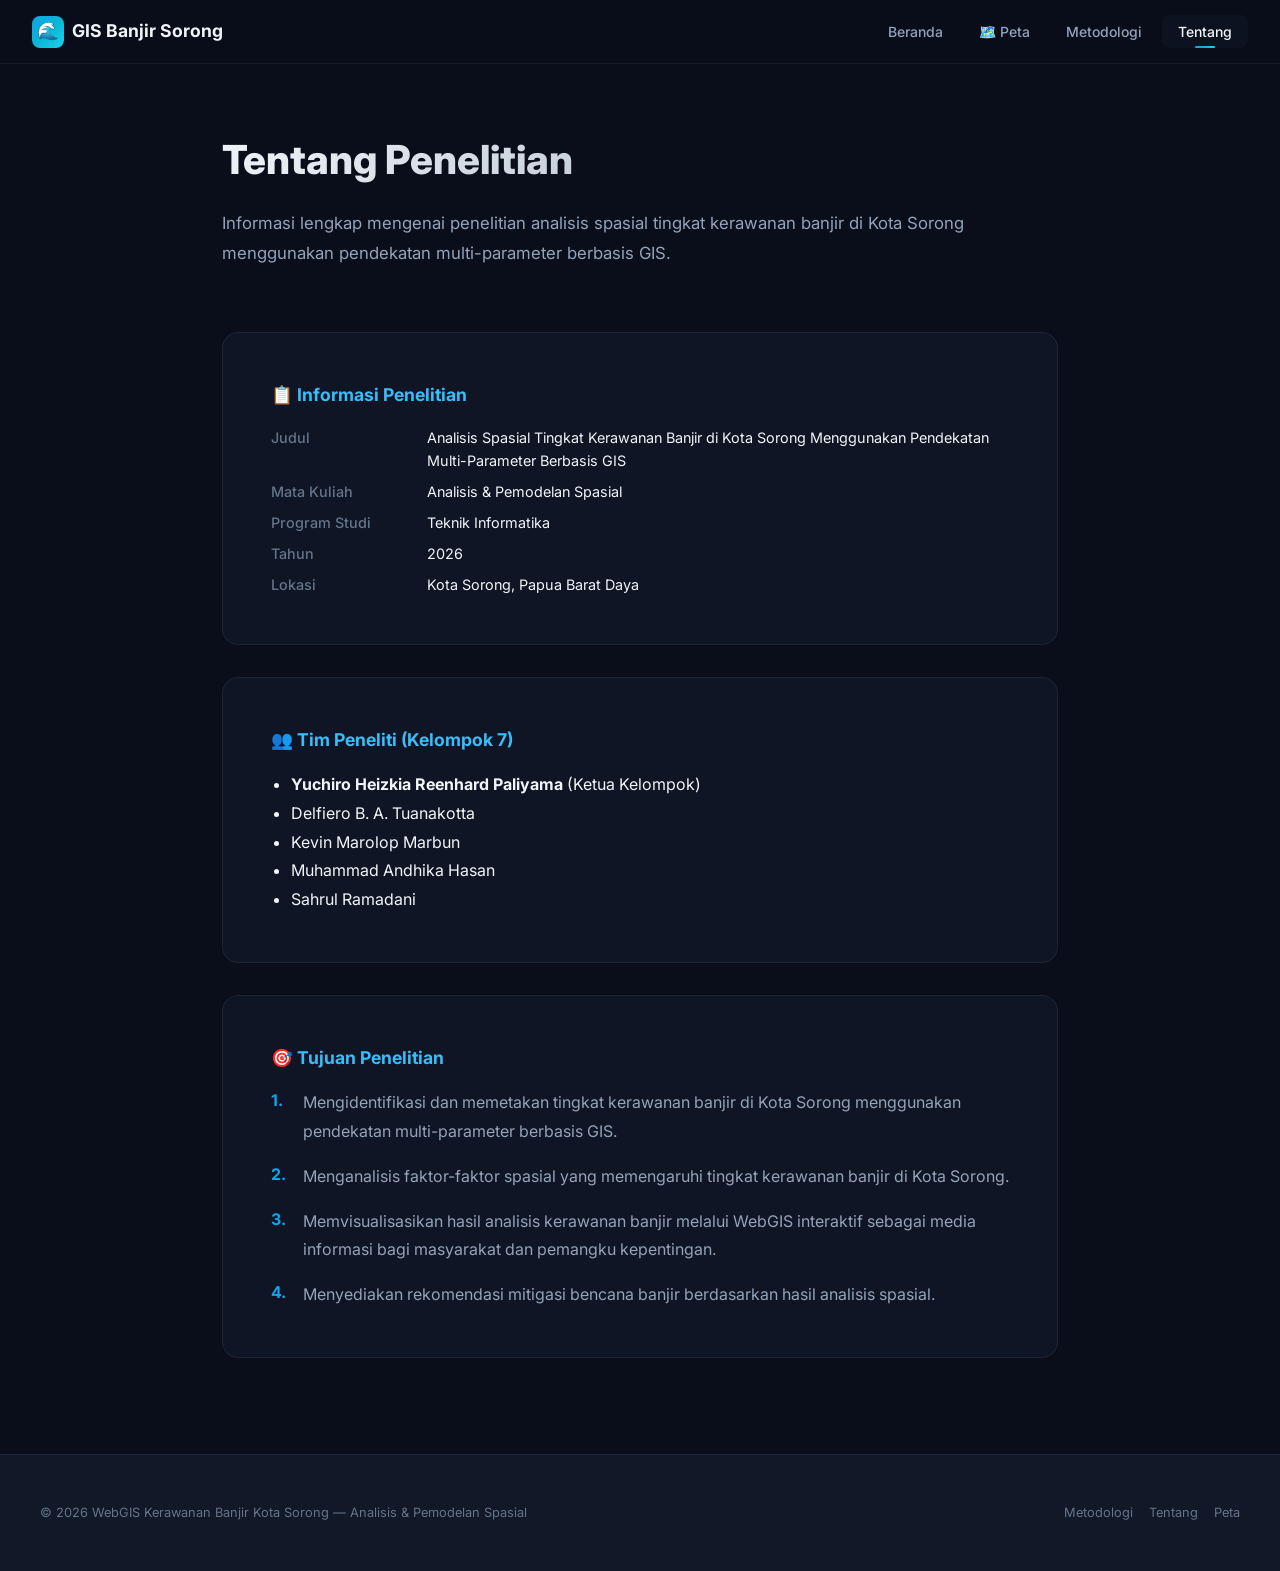
<file: pages/about.html>
<!DOCTYPE html>
<html lang="id">
<head>
  <meta charset="UTF-8">
  <meta name="viewport" content="width=device-width, initial-scale=1.0">
  <meta name="description" content="Tentang penelitian analisis spasial tingkat kerawanan banjir di Kota Sorong">
  <title>Tentang — WebGIS Kerawanan Banjir Kota Sorong</title>
  <link rel="stylesheet" href="../css/styles.css">
  <link rel="icon" type="image/svg+xml" href="data:image/svg+xml,<svg xmlns=%22http://www.w3.org/2000/svg%22 viewBox=%220 0 100 100%22><text y=%22.9em%22 font-size=%2290%22>🌊</text></svg>">
</head>
<body>

  <!-- NAVBAR -->
  <nav class="navbar" id="navbar">
    <a href="../index.html" class="navbar-brand">
      <span class="brand-icon">🌊</span>
      <span>GIS Banjir Sorong</span>
    </a>
    <ul class="navbar-nav" id="navMenu">
      <li><a href="../index.html">Beranda</a></li>
      <li><a href="map.html">🗺️ Peta</a></li>
      <li><a href="methodology.html">Metodologi</a></li>
      <li><a href="about.html" class="active">Tentang</a></li>
    </ul>
    <button class="mobile-toggle" id="mobileToggle" aria-label="Toggle menu">☰</button>
  </nav>

  <!-- PAGE CONTENT -->
  <div class="page-content">
    <div class="content-wrapper">

      <h1 class="page-title fade-in">Tentang Penelitian</h1>
      <p class="page-subtitle fade-in">
        Informasi lengkap mengenai penelitian analisis spasial tingkat kerawanan
        banjir di Kota Sorong menggunakan pendekatan multi-parameter berbasis GIS.
      </p>

      <!-- Research Info -->
      <div class="about-card fade-in">
        <h3>📋 Informasi Penelitian</h3>
        <div class="info-grid" style="margin-top: var(--space-md);">
          <span class="label">Judul</span>
          <span>Analisis Spasial Tingkat Kerawanan Banjir di Kota Sorong Menggunakan Pendekatan Multi-Parameter Berbasis GIS</span>

          <span class="label">Mata Kuliah</span>
          <span>Analisis & Pemodelan Spasial</span>

          <span class="label">Program Studi</span>
          <span>Teknik Informatika</span>

          <span class="label">Tahun</span>
          <span>2026</span>

          <span class="label">Lokasi</span>
          <span>Kota Sorong, Papua Barat Daya</span>
        </div>
      </div>

      <!-- Team Info -->
      <div class="about-card fade-in">
        <h3>👥 Tim Peneliti (Kelompok 7)</h3>
        <ul style="margin-top: var(--space-md); padding-left: 20px; line-height: 1.8;">
          <li><strong>Yuchiro Heizkia Reenhard Paliyama</strong> (Ketua Kelompok)</li>
          <li>Delfiero B. A. Tuanakotta</li>
          <li>Kevin Marolop Marbun</li>
          <li>Muhammad Andhika Hasan</li>
          <li>Sahrul Ramadani</li>
        </ul>
      </div>



      <!-- Objectives -->
      <div class="about-card fade-in">
        <h3>🎯 Tujuan Penelitian</h3>
        <div style="margin-top: var(--space-md);">
          <div style="display: flex; gap: var(--space-sm); align-items: flex-start; margin-bottom: var(--space-md);">
            <span style="color: var(--accent-primary); font-weight: 700; min-width: 24px;">1.</span>
            <p>Mengidentifikasi dan memetakan tingkat kerawanan banjir di Kota Sorong menggunakan pendekatan multi-parameter berbasis GIS.</p>
          </div>
          <div style="display: flex; gap: var(--space-sm); align-items: flex-start; margin-bottom: var(--space-md);">
            <span style="color: var(--accent-primary); font-weight: 700; min-width: 24px;">2.</span>
            <p>Menganalisis faktor-faktor spasial yang memengaruhi tingkat kerawanan banjir di Kota Sorong.</p>
          </div>
          <div style="display: flex; gap: var(--space-sm); align-items: flex-start; margin-bottom: var(--space-md);">
            <span style="color: var(--accent-primary); font-weight: 700; min-width: 24px;">3.</span>
            <p>Memvisualisasikan hasil analisis kerawanan banjir melalui WebGIS interaktif sebagai media informasi bagi masyarakat dan pemangku kepentingan.</p>
          </div>
          <div style="display: flex; gap: var(--space-sm); align-items: flex-start;">
            <span style="color: var(--accent-primary); font-weight: 700; min-width: 24px;">4.</span>
            <p>Menyediakan rekomendasi mitigasi bencana banjir berdasarkan hasil analisis spasial.</p>
          </div>
        </div>
      </div>



    </div>
  </div>

  <!-- FOOTER -->
  <footer class="footer">
    <div class="footer-content">
      <div class="footer-text">
        © 2026 WebGIS Kerawanan Banjir Kota Sorong — Analisis & Pemodelan Spasial
      </div>
      <div class="footer-links">
        <a href="methodology.html">Metodologi</a>
        <a href="about.html">Tentang</a>
        <a href="map.html">Peta</a>
      </div>
    </div>
  </footer>

  <script src="../js/app.js"></script>
</body>
</html>
</file>
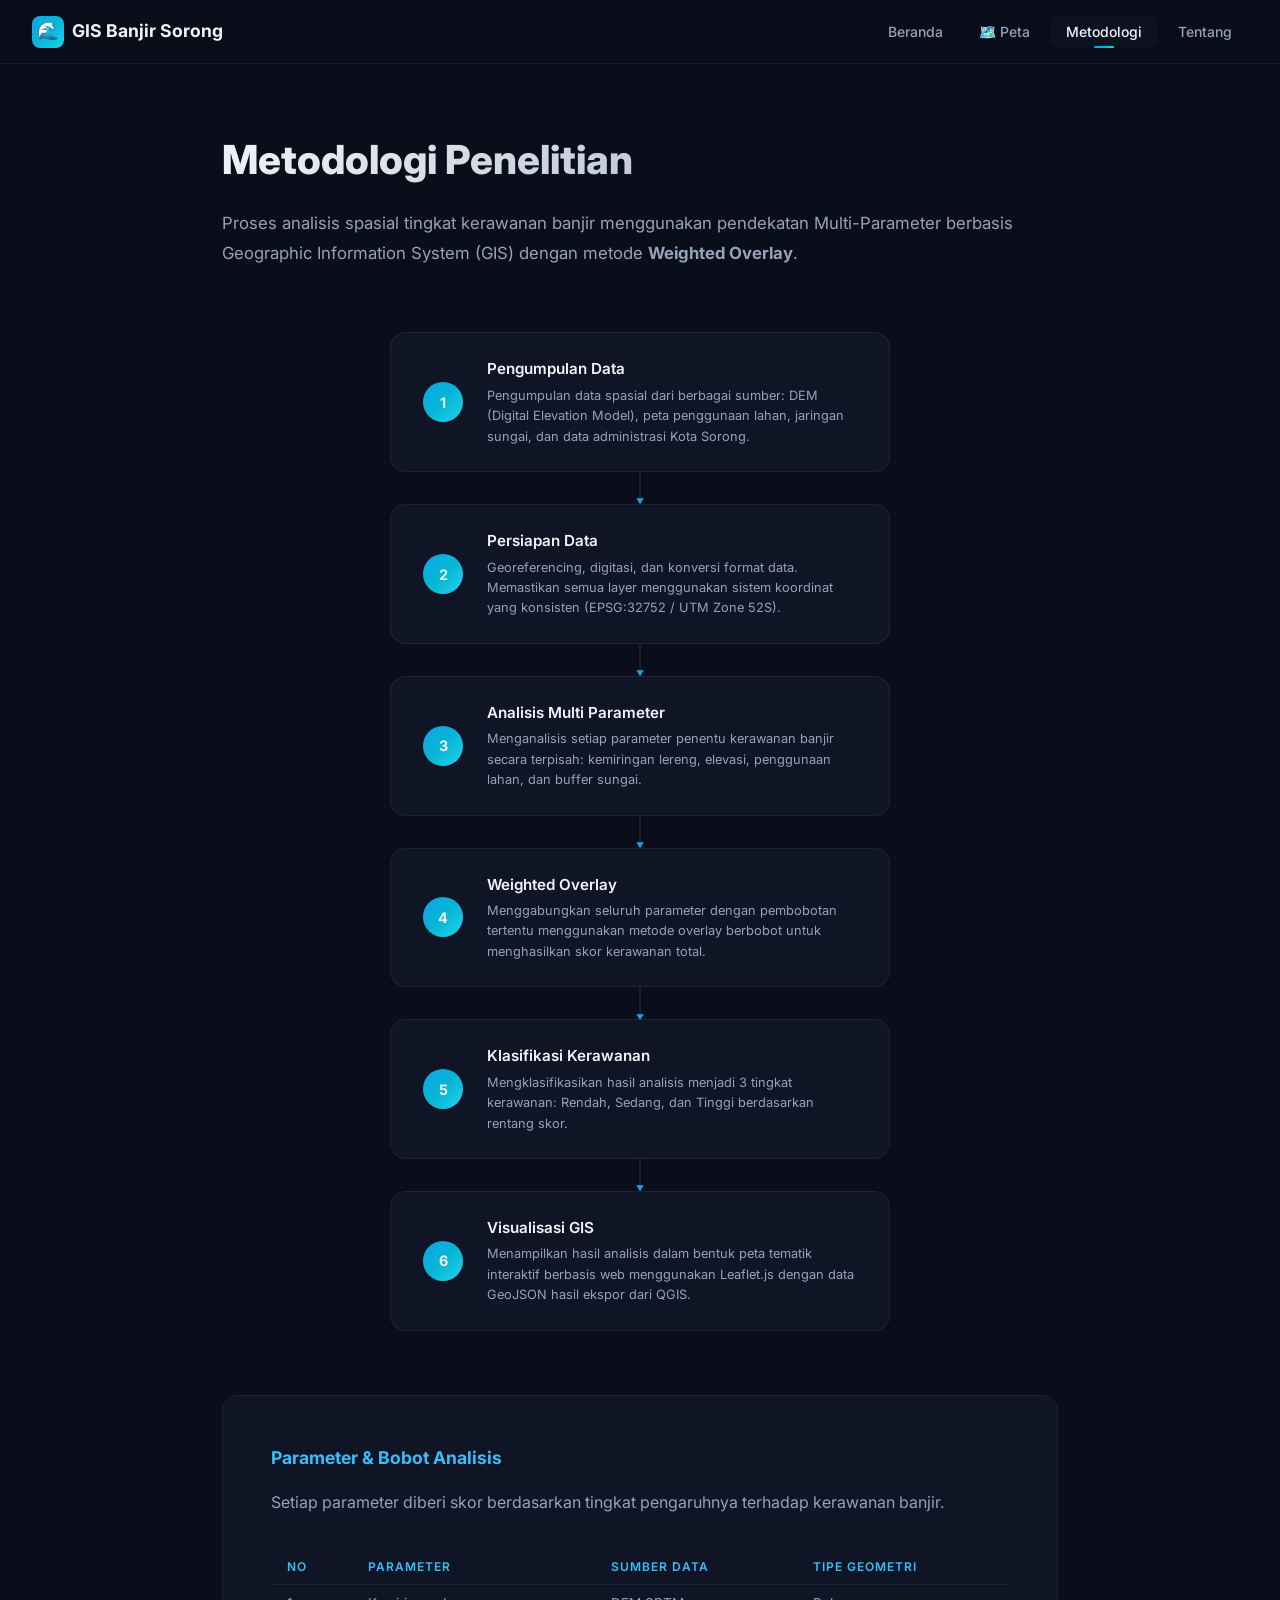
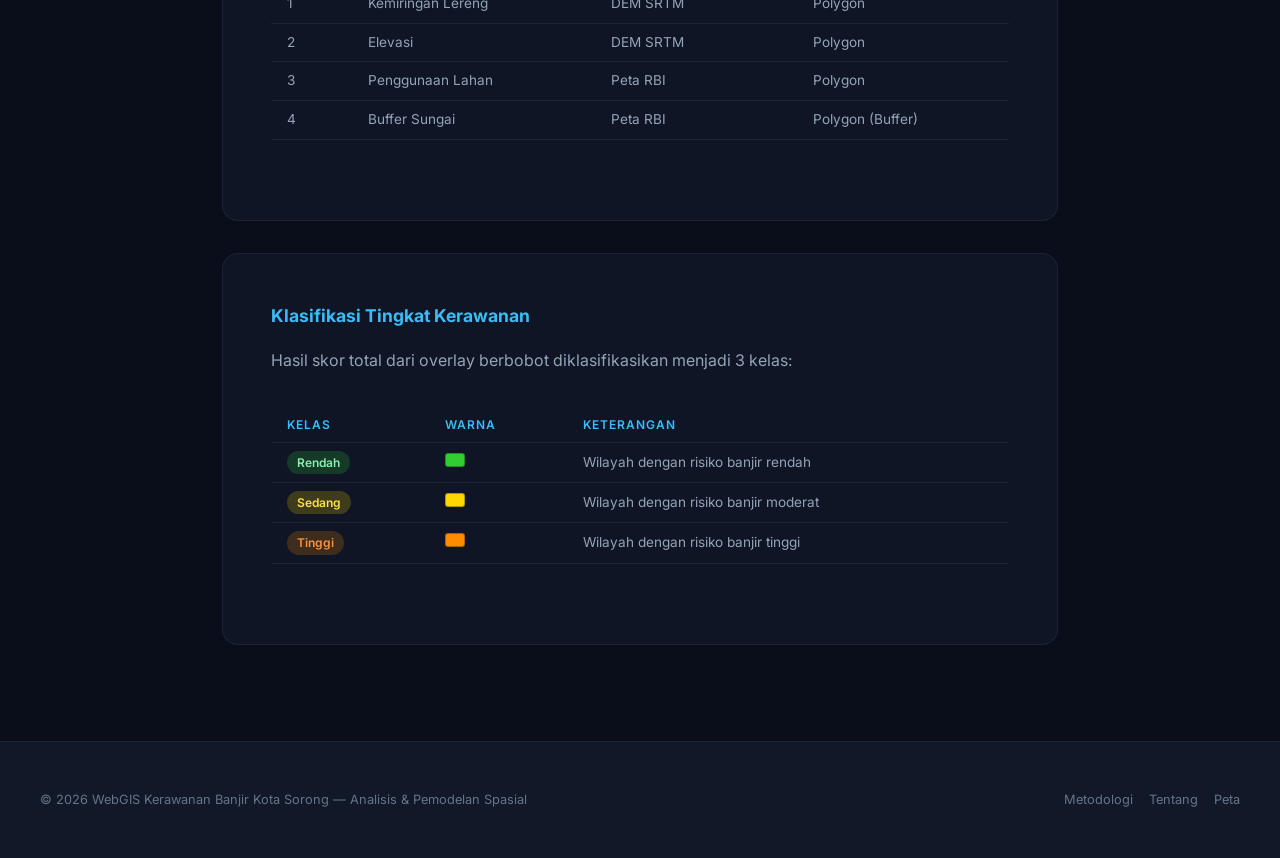
<file: pages/methodology.html>
<!DOCTYPE html>
<html lang="id">
<head>
  <meta charset="UTF-8">
  <meta name="viewport" content="width=device-width, initial-scale=1.0">
  <meta name="description" content="Metodologi penelitian analisis spasial kerawanan banjir Kota Sorong menggunakan pendekatan multi-parameter berbasis GIS">
  <title>Metodologi — WebGIS Kerawanan Banjir Kota Sorong</title>
  <link rel="stylesheet" href="../css/styles.css">
  <link rel="icon" type="image/svg+xml" href="data:image/svg+xml,<svg xmlns=%22http://www.w3.org/2000/svg%22 viewBox=%220 0 100 100%22><text y=%22.9em%22 font-size=%2290%22>🌊</text></svg>">
</head>
<body>

  <!-- NAVBAR -->
  <nav class="navbar" id="navbar">
    <a href="../index.html" class="navbar-brand">
      <span class="brand-icon">🌊</span>
      <span>GIS Banjir Sorong</span>
    </a>
    <ul class="navbar-nav" id="navMenu">
      <li><a href="../index.html">Beranda</a></li>
      <li><a href="map.html">🗺️ Peta</a></li>
      <li><a href="methodology.html" class="active">Metodologi</a></li>
      <li><a href="about.html">Tentang</a></li>
    </ul>
    <button class="mobile-toggle" id="mobileToggle" aria-label="Toggle menu">☰</button>
  </nav>

  <!-- PAGE CONTENT -->
  <div class="page-content">
    <div class="content-wrapper">

      <h1 class="page-title fade-in">Metodologi Penelitian</h1>
      <p class="page-subtitle fade-in">
        Proses analisis spasial tingkat kerawanan banjir menggunakan pendekatan
        Multi-Parameter berbasis Geographic Information System (GIS) dengan
        metode <strong>Weighted Overlay</strong>.
      </p>

      <!-- Flow Diagram -->
      <div class="flow-diagram fade-in">
        <div class="flow-step">
          <div class="flow-step-number">1</div>
          <div class="flow-step-content">
            <h4>Pengumpulan Data</h4>
            <p>Pengumpulan data spasial dari berbagai sumber: DEM (Digital Elevation Model), peta penggunaan lahan, jaringan sungai, dan data administrasi Kota Sorong.</p>
          </div>
        </div>
        <div class="flow-arrow"></div>

        <div class="flow-step">
          <div class="flow-step-number">2</div>
          <div class="flow-step-content">
            <h4>Persiapan Data</h4>
            <p>Georeferencing, digitasi, dan konversi format data. Memastikan semua layer menggunakan sistem koordinat yang konsisten (EPSG:32752 / UTM Zone 52S).</p>
          </div>
        </div>
        <div class="flow-arrow"></div>

        <div class="flow-step">
          <div class="flow-step-number">3</div>
          <div class="flow-step-content">
            <h4>Analisis Multi Parameter</h4>
            <p>Menganalisis setiap parameter penentu kerawanan banjir secara terpisah: kemiringan lereng, elevasi, penggunaan lahan, dan buffer sungai.</p>
          </div>
        </div>
        <div class="flow-arrow"></div>

        <div class="flow-step">
          <div class="flow-step-number">4</div>
          <div class="flow-step-content">
            <h4>Weighted Overlay</h4>
            <p>Menggabungkan seluruh parameter dengan pembobotan tertentu menggunakan metode overlay berbobot untuk menghasilkan skor kerawanan total.</p>
          </div>
        </div>
        <div class="flow-arrow"></div>

        <div class="flow-step">
          <div class="flow-step-number">5</div>
          <div class="flow-step-content">
            <h4>Klasifikasi Kerawanan</h4>
            <p>Mengklasifikasikan hasil analisis menjadi 3 tingkat kerawanan: Rendah, Sedang, dan Tinggi berdasarkan rentang skor.</p>
          </div>
        </div>
        <div class="flow-arrow"></div>

        <div class="flow-step">
          <div class="flow-step-number">6</div>
          <div class="flow-step-content">
            <h4>Visualisasi GIS</h4>
            <p>Menampilkan hasil analisis dalam bentuk peta tematik interaktif berbasis web menggunakan Leaflet.js dengan data GeoJSON hasil ekspor dari QGIS.</p>
          </div>
        </div>
      </div>

      <!-- Parameter Table -->
      <div class="about-card fade-in" style="margin-top: var(--space-3xl);">
        <h3>Parameter & Bobot Analisis</h3>
        <p style="margin-bottom: var(--space-lg);">
          Setiap parameter diberi skor berdasarkan tingkat pengaruhnya terhadap kerawanan banjir.
        </p>
        <table class="param-table">
          <thead>
            <tr>
              <th>No</th>
              <th>Parameter</th>
              <th>Sumber Data</th>
              <th>Tipe Geometri</th>
            </tr>
          </thead>
          <tbody>
            <tr>
              <td>1</td>
              <td>Kemiringan Lereng</td>
              <td>DEM SRTM</td>
              <td>Polygon</td>
            </tr>
            <tr>
              <td>2</td>
              <td>Elevasi</td>
              <td>DEM SRTM</td>
              <td>Polygon</td>
            </tr>
            <tr>
              <td>3</td>
              <td>Penggunaan Lahan</td>
              <td>Peta RBI</td>
              <td>Polygon</td>
            </tr>
            <tr>
              <td>4</td>
              <td>Buffer Sungai</td>
              <td>Peta RBI</td>
              <td>Polygon (Buffer)</td>
            </tr>
          </tbody>
        </table>
      </div>

      <!-- Classification -->
      <div class="about-card fade-in">
        <h3>Klasifikasi Tingkat Kerawanan</h3>
        <p style="margin-bottom: var(--space-lg);">
          Hasil skor total dari overlay berbobot diklasifikasikan menjadi 3 kelas:
        </p>
        <table class="param-table">
          <thead>
            <tr>
              <th>Kelas</th>
              <th>Warna</th>
              <th>Keterangan</th>
            </tr>
          </thead>
          <tbody>
            <tr>
              <td><span class="kerawanan-badge rendah">Rendah</span></td>
              <td><span class="legend-color" style="background: #32CD32; display: inline-block;"></span></td>
              <td>Wilayah dengan risiko banjir rendah</td>
            </tr>
            <tr>
              <td><span class="kerawanan-badge sedang">Sedang</span></td>
              <td><span class="legend-color" style="background: #FFD700; display: inline-block;"></span></td>
              <td>Wilayah dengan risiko banjir moderat</td>
            </tr>
            <tr>
              <td><span class="kerawanan-badge tinggi">Tinggi</span></td>
              <td><span class="legend-color" style="background: #FF8C00; display: inline-block;"></span></td>
              <td>Wilayah dengan risiko banjir tinggi</td>
            </tr>
          </tbody>
        </table>
      </div>

    </div>
  </div>

  <!-- FOOTER -->
  <footer class="footer">
    <div class="footer-content">
      <div class="footer-text">
        © 2026 WebGIS Kerawanan Banjir Kota Sorong — Analisis & Pemodelan Spasial
      </div>
      <div class="footer-links">
        <a href="methodology.html">Metodologi</a>
        <a href="about.html">Tentang</a>
        <a href="map.html">Peta</a>
      </div>
    </div>
  </footer>

  <script src="../js/app.js"></script>
</body>
</html>
</file>
<file: css/styles.css>
/* ============================================================
   WebGIS Kerawanan Banjir Kota Sorong
   Design System & Global Styles
   ============================================================ */

/* Google Fonts */
@import url('https://fonts.googleapis.com/css2?family=Inter:wght@300;400;500;600;700;800;900&family=JetBrains+Mono:wght@400;500&display=swap');

/* ============================================================
   CSS Custom Properties (Design Tokens)
   ============================================================ */
:root {
  /* Colors - Dark Theme */
  --bg-primary: #0a0e1a;
  --bg-secondary: #111827;
  --bg-tertiary: #1a2235;
  --bg-card: rgba(17, 24, 39, 0.8);
  --bg-glass: rgba(17, 24, 39, 0.6);
  --bg-glass-hover: rgba(26, 34, 53, 0.8);

  --text-primary: #f1f5f9;
  --text-secondary: #94a3b8;
  --text-muted: #64748b;
  --text-accent: #38bdf8;

  --accent-primary: #0ea5e9;
  --accent-secondary: #06b6d4;
  --accent-gradient: linear-gradient(135deg, #0ea5e9, #06b6d4, #22d3ee);
  --accent-glow: rgba(14, 165, 233, 0.3);

  --border-color: rgba(148, 163, 184, 0.1);
  --border-active: rgba(14, 165, 233, 0.4);

  /* Kerawanan Colors */
  --kerawanan-sangat-rendah: #006400;
  --kerawanan-rendah: #32CD32;
  --kerawanan-sedang: #FFD700;
  --kerawanan-tinggi: #FF8C00;
  --kerawanan-sangat-tinggi: #FF0000;

  /* Status Colors */
  --success: #22c55e;
  --warning: #eab308;
  --danger: #ef4444;
  --info: #3b82f6;

  /* Typography */
  --font-primary: 'Inter', -apple-system, BlinkMacSystemFont, 'Segoe UI', sans-serif;
  --font-mono: 'JetBrains Mono', monospace;

  /* Spacing */
  --space-xs: 0.25rem;
  --space-sm: 0.5rem;
  --space-md: 1rem;
  --space-lg: 1.5rem;
  --space-xl: 2rem;
  --space-2xl: 3rem;
  --space-3xl: 4rem;

  /* Border Radius */
  --radius-sm: 0.375rem;
  --radius-md: 0.5rem;
  --radius-lg: 0.75rem;
  --radius-xl: 1rem;
  --radius-2xl: 1.5rem;
  --radius-full: 9999px;

  /* Shadows */
  --shadow-sm: 0 1px 2px rgba(0, 0, 0, 0.3);
  --shadow-md: 0 4px 6px -1px rgba(0, 0, 0, 0.4), 0 2px 4px -2px rgba(0, 0, 0, 0.3);
  --shadow-lg: 0 10px 15px -3px rgba(0, 0, 0, 0.5), 0 4px 6px -4px rgba(0, 0, 0, 0.4);
  --shadow-xl: 0 20px 25px -5px rgba(0, 0, 0, 0.5), 0 8px 10px -6px rgba(0, 0, 0, 0.4);
  --shadow-glow: 0 0 20px rgba(14, 165, 233, 0.15);

  /* Transitions */
  --transition-fast: 150ms cubic-bezier(0.4, 0, 0.2, 1);
  --transition-base: 250ms cubic-bezier(0.4, 0, 0.2, 1);
  --transition-slow: 350ms cubic-bezier(0.4, 0, 0.2, 1);

  /* Z-index */
  --z-sidebar: 1000;
  --z-navbar: 1100;
  --z-overlay: 1200;
  --z-modal: 1300;
  --z-tooltip: 1400;
}

/* ============================================================
   Reset & Base Styles
   ============================================================ */
*, *::before, *::after {
  margin: 0;
  padding: 0;
  box-sizing: border-box;
}

html {
  scroll-behavior: smooth;
  font-size: 16px;
  -webkit-font-smoothing: antialiased;
  -moz-osx-font-smoothing: grayscale;
}

body {
  font-family: var(--font-primary);
  background-color: var(--bg-primary);
  color: var(--text-primary);
  line-height: 1.6;
  overflow-x: hidden;
  min-height: 100vh;
}

a {
  color: var(--text-accent);
  text-decoration: none;
  transition: color var(--transition-fast);
}

a:hover {
  color: var(--accent-secondary);
}

img {
  max-width: 100%;
  height: auto;
}

button {
  font-family: var(--font-primary);
  cursor: pointer;
  border: none;
  outline: none;
}

/* Custom scrollbar */
::-webkit-scrollbar {
  width: 6px;
  height: 6px;
}

::-webkit-scrollbar-track {
  background: var(--bg-secondary);
}

::-webkit-scrollbar-thumb {
  background: var(--text-muted);
  border-radius: var(--radius-full);
}

::-webkit-scrollbar-thumb:hover {
  background: var(--text-secondary);
}

/* ============================================================
   Navbar
   ============================================================ */
.navbar {
  position: fixed;
  top: 0;
  left: 0;
  right: 0;
  z-index: var(--z-navbar);
  background: rgba(10, 14, 26, 0.85);
  backdrop-filter: blur(20px);
  -webkit-backdrop-filter: blur(20px);
  border-bottom: 1px solid var(--border-color);
  padding: 0 var(--space-xl);
  height: 64px;
  display: flex;
  align-items: center;
  justify-content: space-between;
  transition: background var(--transition-base);
}

.navbar.scrolled {
  background: rgba(10, 14, 26, 0.95);
  box-shadow: var(--shadow-lg);
}

.navbar-brand {
  display: flex;
  align-items: center;
  gap: var(--space-sm);
  font-weight: 700;
  font-size: 1.1rem;
  color: var(--text-primary);
}

.navbar-brand .brand-icon {
  width: 32px;
  height: 32px;
  background: var(--accent-gradient);
  border-radius: var(--radius-md);
  display: flex;
  align-items: center;
  justify-content: center;
  font-size: 1.1rem;
}

.navbar-nav {
  display: flex;
  list-style: none;
  gap: var(--space-xs);
}

.navbar-nav a {
  color: var(--text-secondary);
  padding: var(--space-sm) var(--space-md);
  border-radius: var(--radius-md);
  font-size: 0.875rem;
  font-weight: 500;
  transition: all var(--transition-fast);
  position: relative;
}

.navbar-nav a:hover,
.navbar-nav a.active {
  color: var(--text-primary);
  background: var(--bg-glass);
}

.navbar-nav a.active::after {
  content: '';
  position: absolute;
  bottom: 0;
  left: 50%;
  transform: translateX(-50%);
  width: 20px;
  height: 2px;
  background: var(--accent-gradient);
  border-radius: var(--radius-full);
}

.mobile-toggle {
  display: none;
  background: none;
  color: var(--text-primary);
  font-size: 1.5rem;
  padding: var(--space-sm);
}

/* ============================================================
   Hero Section
   ============================================================ */
.hero {
  min-height: 100vh;
  display: flex;
  align-items: center;
  justify-content: center;
  position: relative;
  overflow: hidden;
  padding: 80px var(--space-xl) var(--space-2xl);
}

.hero-bg {
  position: absolute;
  inset: 0;
  z-index: 0;
}

.hero-bg::before {
  content: '';
  position: absolute;
  inset: 0;
  background: radial-gradient(ellipse at 20% 50%, rgba(14, 165, 233, 0.12) 0%, transparent 60%),
              radial-gradient(ellipse at 80% 20%, rgba(6, 182, 212, 0.08) 0%, transparent 50%),
              radial-gradient(ellipse at 50% 80%, rgba(34, 211, 238, 0.06) 0%, transparent 40%);
}

.hero-bg .grid-pattern {
  position: absolute;
  inset: 0;
  background-image:
    linear-gradient(rgba(148, 163, 184, 0.03) 1px, transparent 1px),
    linear-gradient(90deg, rgba(148, 163, 184, 0.03) 1px, transparent 1px);
  background-size: 60px 60px;
}

.hero-content {
  position: relative;
  z-index: 1;
  text-align: center;
  max-width: 900px;
}

.hero-badge {
  display: inline-flex;
  align-items: center;
  gap: var(--space-sm);
  padding: var(--space-xs) var(--space-md);
  background: var(--bg-glass);
  border: 1px solid var(--border-color);
  border-radius: var(--radius-full);
  font-size: 0.8rem;
  color: var(--text-accent);
  margin-bottom: var(--space-lg);
  backdrop-filter: blur(10px);
}

.hero-badge .dot {
  width: 6px;
  height: 6px;
  background: var(--accent-primary);
  border-radius: 50%;
  animation: pulse 2s infinite;
}

@keyframes pulse {
  0%, 100% { opacity: 1; transform: scale(1); }
  50% { opacity: 0.5; transform: scale(1.5); }
}

.hero h1 {
  font-size: clamp(2rem, 5vw, 3.5rem);
  font-weight: 800;
  line-height: 1.15;
  margin-bottom: var(--space-lg);
  background: linear-gradient(135deg, var(--text-primary) 0%, var(--text-secondary) 100%);
  -webkit-background-clip: text;
  -webkit-text-fill-color: transparent;
  background-clip: text;
}

.hero h1 .highlight {
  background: var(--accent-gradient);
  -webkit-background-clip: text;
  -webkit-text-fill-color: transparent;
  background-clip: text;
}

.hero p {
  font-size: 1.1rem;
  color: var(--text-secondary);
  max-width: 650px;
  margin: 0 auto var(--space-2xl);
  line-height: 1.8;
}

.hero-actions {
  display: flex;
  gap: var(--space-md);
  justify-content: center;
  flex-wrap: wrap;
}

/* ============================================================
   Buttons
   ============================================================ */
.btn {
  display: inline-flex;
  align-items: center;
  gap: var(--space-sm);
  padding: 0.75rem 1.5rem;
  border-radius: var(--radius-lg);
  font-weight: 600;
  font-size: 0.9rem;
  transition: all var(--transition-base);
  border: 1px solid transparent;
}

.btn-primary {
  background: var(--accent-gradient);
  color: white;
  box-shadow: 0 4px 15px rgba(14, 165, 233, 0.3);
}

.btn-primary:hover {
  transform: translateY(-2px);
  box-shadow: 0 8px 25px rgba(14, 165, 233, 0.4);
}

.btn-outline {
  background: transparent;
  color: var(--text-primary);
  border: 1px solid var(--border-color);
}

.btn-outline:hover {
  background: var(--bg-glass);
  border-color: var(--border-active);
}

.btn-sm {
  padding: 0.4rem 0.8rem;
  font-size: 0.8rem;
}

.btn-icon {
  width: 36px;
  height: 36px;
  padding: 0;
  display: inline-flex;
  align-items: center;
  justify-content: center;
  border-radius: var(--radius-md);
  background: var(--bg-glass);
  color: var(--text-secondary);
  border: 1px solid var(--border-color);
  transition: all var(--transition-fast);
}

.btn-icon:hover {
  color: var(--text-primary);
  border-color: var(--border-active);
  background: var(--bg-glass-hover);
}

/* ============================================================
   Statistics Cards
   ============================================================ */
.stats-section {
  padding: var(--space-3xl) var(--space-xl);
  position: relative;
}

.section-header {
  text-align: center;
  margin-bottom: var(--space-3xl);
}

.section-header .label {
  display: inline-block;
  font-size: 0.75rem;
  font-weight: 600;
  text-transform: uppercase;
  letter-spacing: 2px;
  color: var(--accent-primary);
  margin-bottom: var(--space-sm);
}

.section-header h2 {
  font-size: clamp(1.5rem, 3vw, 2.25rem);
  font-weight: 700;
  margin-bottom: var(--space-md);
}

.section-header p {
  color: var(--text-secondary);
  max-width: 600px;
  margin: 0 auto;
}

.stats-grid {
  display: grid;
  grid-template-columns: repeat(auto-fit, minmax(220px, 1fr));
  gap: var(--space-lg);
  max-width: 1200px;
  margin: 0 auto;
}

.stat-card {
  background: var(--bg-card);
  border: 1px solid var(--border-color);
  border-radius: var(--radius-xl);
  padding: var(--space-xl);
  text-align: center;
  transition: all var(--transition-base);
  backdrop-filter: blur(10px);
  position: relative;
  overflow: hidden;
}

.stat-card::before {
  content: '';
  position: absolute;
  top: 0;
  left: 0;
  right: 0;
  height: 3px;
  border-radius: var(--radius-xl) var(--radius-xl) 0 0;
}

.stat-card.sangat-rendah::before { background: var(--kerawanan-sangat-rendah); }
.stat-card.rendah::before { background: var(--kerawanan-rendah); }
.stat-card.sedang::before { background: var(--kerawanan-sedang); }
.stat-card.tinggi::before { background: var(--kerawanan-tinggi); }
.stat-card.sangat-tinggi::before { background: var(--kerawanan-sangat-tinggi); }

.stat-card:hover {
  transform: translateY(-4px);
  border-color: var(--border-active);
  box-shadow: var(--shadow-glow);
}

.stat-card .stat-icon {
  width: 48px;
  height: 48px;
  border-radius: var(--radius-lg);
  display: flex;
  align-items: center;
  justify-content: center;
  margin: 0 auto var(--space-md);
  font-size: 1.3rem;
}

.stat-card.sangat-rendah .stat-icon { background: rgba(0, 100, 0, 0.2); color: var(--kerawanan-sangat-rendah); }
.stat-card.rendah .stat-icon { background: rgba(50, 205, 50, 0.2); color: var(--kerawanan-rendah); }
.stat-card.sedang .stat-icon { background: rgba(255, 215, 0, 0.2); color: var(--kerawanan-sedang); }
.stat-card.tinggi .stat-icon { background: rgba(255, 140, 0, 0.2); color: var(--kerawanan-tinggi); }
.stat-card.sangat-tinggi .stat-icon { background: rgba(255, 0, 0, 0.2); color: var(--kerawanan-sangat-tinggi); }

.stat-card .stat-value {
  font-size: 2rem;
  font-weight: 800;
  font-family: var(--font-mono);
  margin-bottom: var(--space-xs);
}

.stat-card .stat-label {
  font-size: 0.85rem;
  color: var(--text-secondary);
  font-weight: 500;
}

.stat-card .stat-detail {
  font-size: 0.75rem;
  color: var(--text-muted);
  margin-top: var(--space-xs);
}

/* ============================================================
   Map Page Layout
   ============================================================ */
.map-page {
  display: flex;
  height: 100vh;
  padding-top: 64px;
}

/* Sidebar */
.sidebar {
  width: 340px;
  min-width: 340px;
  background: var(--bg-secondary);
  border-right: 1px solid var(--border-color);
  display: flex;
  flex-direction: column;
  z-index: var(--z-sidebar);
  transition: transform var(--transition-base), width var(--transition-base);
  overflow: hidden;
}

.sidebar.collapsed {
  width: 0;
  min-width: 0;
  border-right: none;
}

.sidebar-header {
  padding: var(--space-lg);
  border-bottom: 1px solid var(--border-color);
  display: flex;
  align-items: center;
  justify-content: space-between;
}

.sidebar-header h3 {
  font-size: 0.95rem;
  font-weight: 600;
}

.sidebar-content {
  flex: 1;
  overflow-y: auto;
  padding: var(--space-md);
}

.sidebar-section {
  margin-bottom: var(--space-lg);
}

.sidebar-section-title {
  font-size: 0.7rem;
  font-weight: 600;
  text-transform: uppercase;
  letter-spacing: 1.5px;
  color: var(--text-muted);
  padding: var(--space-sm) var(--space-sm);
  margin-bottom: var(--space-sm);
}

/* Toggle sidebar button */
.sidebar-toggle {
  position: absolute;
  left: 340px;
  top: 50%;
  transform: translateY(-50%);
  z-index: 1001;
  width: 24px;
  height: 48px;
  background: var(--bg-secondary);
  border: 1px solid var(--border-color);
  border-left: none;
  border-radius: 0 var(--radius-md) var(--radius-md) 0;
  color: var(--text-secondary);
  display: flex;
  align-items: center;
  justify-content: center;
  cursor: pointer;
  transition: all var(--transition-fast);
}

.sidebar-toggle:hover {
  background: var(--bg-tertiary);
  color: var(--text-primary);
}

.sidebar.collapsed + .sidebar-toggle {
  left: 0;
}

/* Layer control */
.layer-item {
  display: flex;
  align-items: center;
  gap: var(--space-sm);
  padding: var(--space-sm) var(--space-sm);
  border-radius: var(--radius-md);
  cursor: pointer;
  transition: background var(--transition-fast);
  font-size: 0.85rem;
}

.layer-item:hover {
  background: var(--bg-glass);
}

.layer-item input[type="checkbox"] {
  appearance: none;
  width: 18px;
  height: 18px;
  border: 2px solid var(--border-color);
  border-radius: var(--radius-sm);
  cursor: pointer;
  position: relative;
  transition: all var(--transition-fast);
  flex-shrink: 0;
}

.layer-item input[type="checkbox"]:checked {
  background: var(--accent-primary);
  border-color: var(--accent-primary);
}

.layer-item input[type="checkbox"]:checked::after {
  content: '✓';
  position: absolute;
  top: 50%;
  left: 50%;
  transform: translate(-50%, -50%);
  color: white;
  font-size: 0.7rem;
  font-weight: 700;
}

.layer-color {
  width: 12px;
  height: 12px;
  border-radius: 3px;
  flex-shrink: 0;
}

/* Legend */
.legend-item {
  display: flex;
  align-items: center;
  gap: var(--space-sm);
  padding: var(--space-xs) var(--space-sm);
  font-size: 0.8rem;
}

.legend-color {
  width: 20px;
  height: 14px;
  border-radius: 3px;
  border: 1px solid rgba(0,0,0,0.3);
  flex-shrink: 0;
}

/* Search */
.search-box {
  position: relative;
  margin-bottom: var(--space-md);
}

.search-box input {
  width: 100%;
  padding: var(--space-sm) var(--space-md);
  padding-left: 36px;
  background: var(--bg-tertiary);
  border: 1px solid var(--border-color);
  border-radius: var(--radius-md);
  color: var(--text-primary);
  font-size: 0.85rem;
  font-family: var(--font-primary);
  transition: border-color var(--transition-fast);
}

.search-box input:focus {
  border-color: var(--accent-primary);
  outline: none;
}

.search-box input::placeholder {
  color: var(--text-muted);
}

.search-box .search-icon {
  position: absolute;
  left: 10px;
  top: 50%;
  transform: translateY(-50%);
  color: var(--text-muted);
  font-size: 0.85rem;
}

/* Filter */
.filter-select {
  width: 100%;
  padding: var(--space-sm) var(--space-md);
  background: var(--bg-tertiary);
  border: 1px solid var(--border-color);
  border-radius: var(--radius-md);
  color: var(--text-primary);
  font-size: 0.85rem;
  font-family: var(--font-primary);
  margin-bottom: var(--space-sm);
  cursor: pointer;
}

.filter-select:focus {
  border-color: var(--accent-primary);
  outline: none;
}

.filter-select option {
  background: var(--bg-secondary);
  color: var(--text-primary);
}

/* Map container */
.map-container {
  flex: 1;
  position: relative;
}

#map {
  width: 100%;
  height: 100%;
}

/* Map controls overlay */
.map-controls {
  position: absolute;
  top: var(--space-md);
  right: var(--space-md);
  z-index: 999;
  display: flex;
  flex-direction: column;
  gap: var(--space-sm);
}

.basemap-selector {
  background: var(--bg-card);
  border: 1px solid var(--border-color);
  border-radius: var(--radius-lg);
  padding: var(--space-sm);
  backdrop-filter: blur(10px);
}

.basemap-btn {
  display: block;
  width: 100%;
  padding: var(--space-xs) var(--space-sm);
  background: none;
  color: var(--text-secondary);
  font-size: 0.75rem;
  font-weight: 500;
  border-radius: var(--radius-sm);
  text-align: left;
  cursor: pointer;
  transition: all var(--transition-fast);
  white-space: nowrap;
}

.basemap-btn:hover {
  background: var(--bg-glass);
  color: var(--text-primary);
}

.basemap-btn.active {
  background: var(--accent-primary);
  color: white;
}

/* Coordinate display */
.coordinate-display {
  position: absolute;
  bottom: 30px;
  left: var(--space-md);
  z-index: 999;
  background: var(--bg-card);
  border: 1px solid var(--border-color);
  border-radius: var(--radius-md);
  padding: var(--space-xs) var(--space-md);
  font-family: var(--font-mono);
  font-size: 0.7rem;
  color: var(--text-secondary);
  backdrop-filter: blur(10px);
}

/* Info panel */
.info-panel {
  position: absolute;
  bottom: 30px;
  right: var(--space-md);
  z-index: 999;
  background: var(--bg-card);
  border: 1px solid var(--border-color);
  border-radius: var(--radius-lg);
  padding: var(--space-lg);
  width: 300px;
  backdrop-filter: blur(15px);
  transform: translateY(10px);
  opacity: 0;
  visibility: hidden;
  transition: all var(--transition-base);
}

.info-panel.visible {
  transform: translateY(0);
  opacity: 1;
  visibility: visible;
}

.info-panel-header {
  display: flex;
  align-items: center;
  justify-content: space-between;
  margin-bottom: var(--space-md);
  padding-bottom: var(--space-md);
  border-bottom: 1px solid var(--border-color);
}

.info-panel-header h4 {
  font-size: 0.9rem;
  font-weight: 600;
}

.info-panel-close {
  width: 24px;
  height: 24px;
  border-radius: var(--radius-sm);
  background: none;
  color: var(--text-muted);
  font-size: 1rem;
  display: flex;
  align-items: center;
  justify-content: center;
  cursor: pointer;
  transition: all var(--transition-fast);
}

.info-panel-close:hover {
  background: var(--bg-glass);
  color: var(--text-primary);
}

.info-row {
  display: flex;
  justify-content: space-between;
  align-items: center;
  padding: var(--space-xs) 0;
  font-size: 0.8rem;
}

.info-row .info-label {
  color: var(--text-muted);
}

.info-row .info-value {
  font-weight: 600;
  color: var(--text-primary);
}

.kerawanan-badge {
  display: inline-flex;
  align-items: center;
  gap: 4px;
  padding: 2px 10px;
  border-radius: var(--radius-full);
  font-size: 0.75rem;
  font-weight: 600;
}

.kerawanan-badge.sangat-rendah { background: rgba(0,100,0,0.2); color: #4ade80; }
.kerawanan-badge.rendah { background: rgba(50,205,50,0.2); color: #86efac; }
.kerawanan-badge.sedang { background: rgba(255,215,0,0.2); color: #fde047; }
.kerawanan-badge.tinggi { background: rgba(255,140,0,0.2); color: #fb923c; }
.kerawanan-badge.sangat-tinggi { background: rgba(255,0,0,0.2); color: #f87171; }

/* Loading overlay */
.loading-overlay {
  position: absolute;
  inset: 0;
  background: rgba(10, 14, 26, 0.85);
  display: flex;
  flex-direction: column;
  align-items: center;
  justify-content: center;
  z-index: 1000;
  transition: opacity var(--transition-base);
}

.loading-overlay.hidden {
  opacity: 0;
  pointer-events: none;
}

.loading-spinner {
  width: 40px;
  height: 40px;
  border: 3px solid var(--border-color);
  border-top-color: var(--accent-primary);
  border-radius: 50%;
  animation: spin 0.8s linear infinite;
  margin-bottom: var(--space-md);
}

@keyframes spin {
  to { transform: rotate(360deg); }
}

.loading-text {
  font-size: 0.85rem;
  color: var(--text-secondary);
}

/* ============================================================
   Content Pages (Methodology, About)
   ============================================================ */
.page-content {
  padding-top: 64px;
  min-height: 100vh;
}

.content-wrapper {
  max-width: 900px;
  margin: 0 auto;
  padding: var(--space-3xl) var(--space-xl);
}

.page-title {
  font-size: clamp(1.8rem, 4vw, 2.5rem);
  font-weight: 800;
  margin-bottom: var(--space-md);
  background: linear-gradient(135deg, var(--text-primary), var(--text-secondary));
  -webkit-background-clip: text;
  -webkit-text-fill-color: transparent;
  background-clip: text;
}

.page-subtitle {
  font-size: 1.05rem;
  color: var(--text-secondary);
  margin-bottom: var(--space-3xl);
  line-height: 1.8;
}

/* Methodology flow diagram */
.flow-diagram {
  display: flex;
  flex-direction: column;
  align-items: center;
  gap: 0;
  margin: var(--space-2xl) 0;
}

.flow-step {
  width: 100%;
  max-width: 500px;
  background: var(--bg-card);
  border: 1px solid var(--border-color);
  border-radius: var(--radius-xl);
  padding: var(--space-lg) var(--space-xl);
  display: flex;
  align-items: center;
  gap: var(--space-lg);
  transition: all var(--transition-base);
  position: relative;
}

.flow-step:hover {
  border-color: var(--border-active);
  transform: translateX(8px);
  box-shadow: var(--shadow-glow);
}

.flow-step-number {
  width: 40px;
  height: 40px;
  border-radius: var(--radius-full);
  background: var(--accent-gradient);
  display: flex;
  align-items: center;
  justify-content: center;
  font-weight: 700;
  font-size: 0.9rem;
  flex-shrink: 0;
}

.flow-step-content h4 {
  font-size: 0.95rem;
  font-weight: 600;
  margin-bottom: var(--space-xs);
}

.flow-step-content p {
  font-size: 0.8rem;
  color: var(--text-secondary);
  line-height: 1.6;
}

.flow-arrow {
  width: 2px;
  height: 32px;
  background: var(--border-color);
  position: relative;
}

.flow-arrow::after {
  content: '▼';
  position: absolute;
  bottom: -4px;
  left: 50%;
  transform: translateX(-50%);
  font-size: 0.5rem;
  color: var(--accent-primary);
}

/* Parameter table */
.param-table {
  width: 100%;
  border-collapse: collapse;
  margin: var(--space-xl) 0;
  font-size: 0.85rem;
}

.param-table th,
.param-table td {
  padding: var(--space-sm) var(--space-md);
  text-align: left;
  border-bottom: 1px solid var(--border-color);
}

.param-table th {
  font-weight: 600;
  color: var(--text-accent);
  font-size: 0.75rem;
  text-transform: uppercase;
  letter-spacing: 1px;
}

.param-table td {
  color: var(--text-secondary);
}

.param-table tr:hover td {
  background: var(--bg-glass);
}

/* About cards */
.about-card {
  background: var(--bg-card);
  border: 1px solid var(--border-color);
  border-radius: var(--radius-xl);
  padding: var(--space-2xl);
  margin-bottom: var(--space-xl);
  backdrop-filter: blur(10px);
}

.about-card h3 {
  font-size: 1.1rem;
  font-weight: 700;
  margin-bottom: var(--space-md);
  color: var(--text-accent);
}

.about-card p {
  color: var(--text-secondary);
  line-height: 1.8;
}

.about-card .info-grid {
  display: grid;
  grid-template-columns: 140px 1fr;
  gap: var(--space-sm) var(--space-md);
  font-size: 0.9rem;
}

.about-card .info-grid .label {
  color: var(--text-muted);
  font-weight: 500;
}

/* ============================================================
   Statistics Charts Section
   ============================================================ */
.charts-container {
  display: grid;
  grid-template-columns: repeat(auto-fit, minmax(350px, 1fr));
  gap: var(--space-xl);
  max-width: 1200px;
  margin: var(--space-2xl) auto;
}

.chart-card {
  background: var(--bg-card);
  border: 1px solid var(--border-color);
  border-radius: var(--radius-xl);
  padding: var(--space-xl);
  backdrop-filter: blur(10px);
}

.chart-card h4 {
  font-size: 0.9rem;
  font-weight: 600;
  margin-bottom: var(--space-lg);
  color: var(--text-secondary);
}

.chart-wrapper {
  position: relative;
  height: 280px;
}

/* ============================================================
   Footer
   ============================================================ */
.footer {
  background: var(--bg-secondary);
  border-top: 1px solid var(--border-color);
  padding: var(--space-2xl) var(--space-xl);
}

.footer-content {
  max-width: 1200px;
  margin: 0 auto;
  display: flex;
  justify-content: space-between;
  align-items: center;
  flex-wrap: wrap;
  gap: var(--space-md);
}

.footer-text {
  font-size: 0.8rem;
  color: var(--text-muted);
}

.footer-links {
  display: flex;
  gap: var(--space-md);
}

.footer-links a {
  font-size: 0.8rem;
  color: var(--text-muted);
}

.footer-links a:hover {
  color: var(--text-accent);
}

/* ============================================================
   Animations
   ============================================================ */
.fade-in {
  opacity: 0;
  transform: translateY(20px);
  transition: opacity 0.6s ease, transform 0.6s ease;
}

.fade-in.visible {
  opacity: 1;
  transform: translateY(0);
}

.slide-in-left {
  opacity: 0;
  transform: translateX(-30px);
  transition: opacity 0.5s ease, transform 0.5s ease;
}

.slide-in-left.visible {
  opacity: 1;
  transform: translateX(0);
}

/* ============================================================
   Leaflet Custom Styles
   ============================================================ */
.leaflet-container {
  background: var(--bg-primary) !important;
  font-family: var(--font-primary) !important;
}

.leaflet-control-zoom {
  border: 1px solid var(--border-color) !important;
  border-radius: var(--radius-md) !important;
  overflow: hidden;
}

.leaflet-control-zoom a {
  background: var(--bg-card) !important;
  color: var(--text-primary) !important;
  border-bottom: 1px solid var(--border-color) !important;
  backdrop-filter: blur(10px);
}

.leaflet-control-zoom a:hover {
  background: var(--bg-glass-hover) !important;
}

.leaflet-control-scale-line {
  background: var(--bg-card) !important;
  border-color: var(--text-muted) !important;
  color: var(--text-secondary) !important;
  font-family: var(--font-mono) !important;
  font-size: 0.65rem !important;
  backdrop-filter: blur(10px);
}

.leaflet-popup-content-wrapper {
  background: var(--bg-secondary) !important;
  color: var(--text-primary) !important;
  border-radius: var(--radius-lg) !important;
  border: 1px solid var(--border-color) !important;
  box-shadow: var(--shadow-xl) !important;
}

.leaflet-popup-tip {
  background: var(--bg-secondary) !important;
}

.leaflet-popup-close-button {
  color: var(--text-muted) !important;
}

.leaflet-popup-close-button:hover {
  color: var(--text-primary) !important;
}

.custom-popup h4 {
  font-size: 0.95rem;
  font-weight: 700;
  margin-bottom: var(--space-sm);
  color: var(--text-accent);
}

.custom-popup .popup-row {
  display: flex;
  justify-content: space-between;
  padding: 3px 0;
  font-size: 0.8rem;
  border-bottom: 1px solid var(--border-color);
}

.custom-popup .popup-row:last-child {
  border-bottom: none;
}

.custom-popup .popup-label {
  color: var(--text-muted);
}

.custom-popup .popup-value {
  font-weight: 600;
}

/* ============================================================
   Responsive
   ============================================================ */
@media (max-width: 1024px) {
  .sidebar {
    position: fixed;
    left: 0;
    top: 64px;
    bottom: 0;
    transform: translateX(0);
    z-index: var(--z-sidebar);
  }

  .sidebar.collapsed {
    transform: translateX(-340px);
    width: 340px;
    min-width: 340px;
  }

  .sidebar-toggle {
    left: 340px;
  }

  .sidebar.collapsed + .sidebar-toggle {
    left: 0;
  }
}

@media (max-width: 768px) {
  .navbar {
    padding: 0 var(--space-md);
  }

  .navbar-nav {
    display: none;
    position: absolute;
    top: 64px;
    left: 0;
    right: 0;
    background: var(--bg-secondary);
    border-bottom: 1px solid var(--border-color);
    flex-direction: column;
    padding: var(--space-md);
  }

  .navbar-nav.open {
    display: flex;
  }

  .mobile-toggle {
    display: block;
  }

  .hero h1 {
    font-size: 1.8rem;
  }

  .hero p {
    font-size: 0.95rem;
  }

  .hero-actions {
    flex-direction: column;
    align-items: center;
  }

  .stats-grid {
    grid-template-columns: repeat(auto-fit, minmax(160px, 1fr));
  }

  .sidebar {
    width: 100%;
    min-width: 100%;
  }

  .sidebar.collapsed {
    transform: translateX(-100%);
    width: 100%;
    min-width: 100%;
  }

  .sidebar-toggle {
    left: 100%;
  }

  .sidebar.collapsed + .sidebar-toggle {
    left: 0;
  }

  .flow-step {
    flex-direction: column;
    text-align: center;
  }

  .charts-container {
    grid-template-columns: 1fr;
  }

  .footer-content {
    flex-direction: column;
    text-align: center;
  }

  .content-wrapper {
    padding: var(--space-2xl) var(--space-md);
  }

  .about-card .info-grid {
    grid-template-columns: 1fr;
  }
}

@media (max-width: 480px) {
  .stat-card {
    padding: var(--space-md);
  }

  .stat-card .stat-value {
    font-size: 1.5rem;
  }

  .hero {
    padding: 80px var(--space-md) var(--space-xl);
  }
}
</file>
